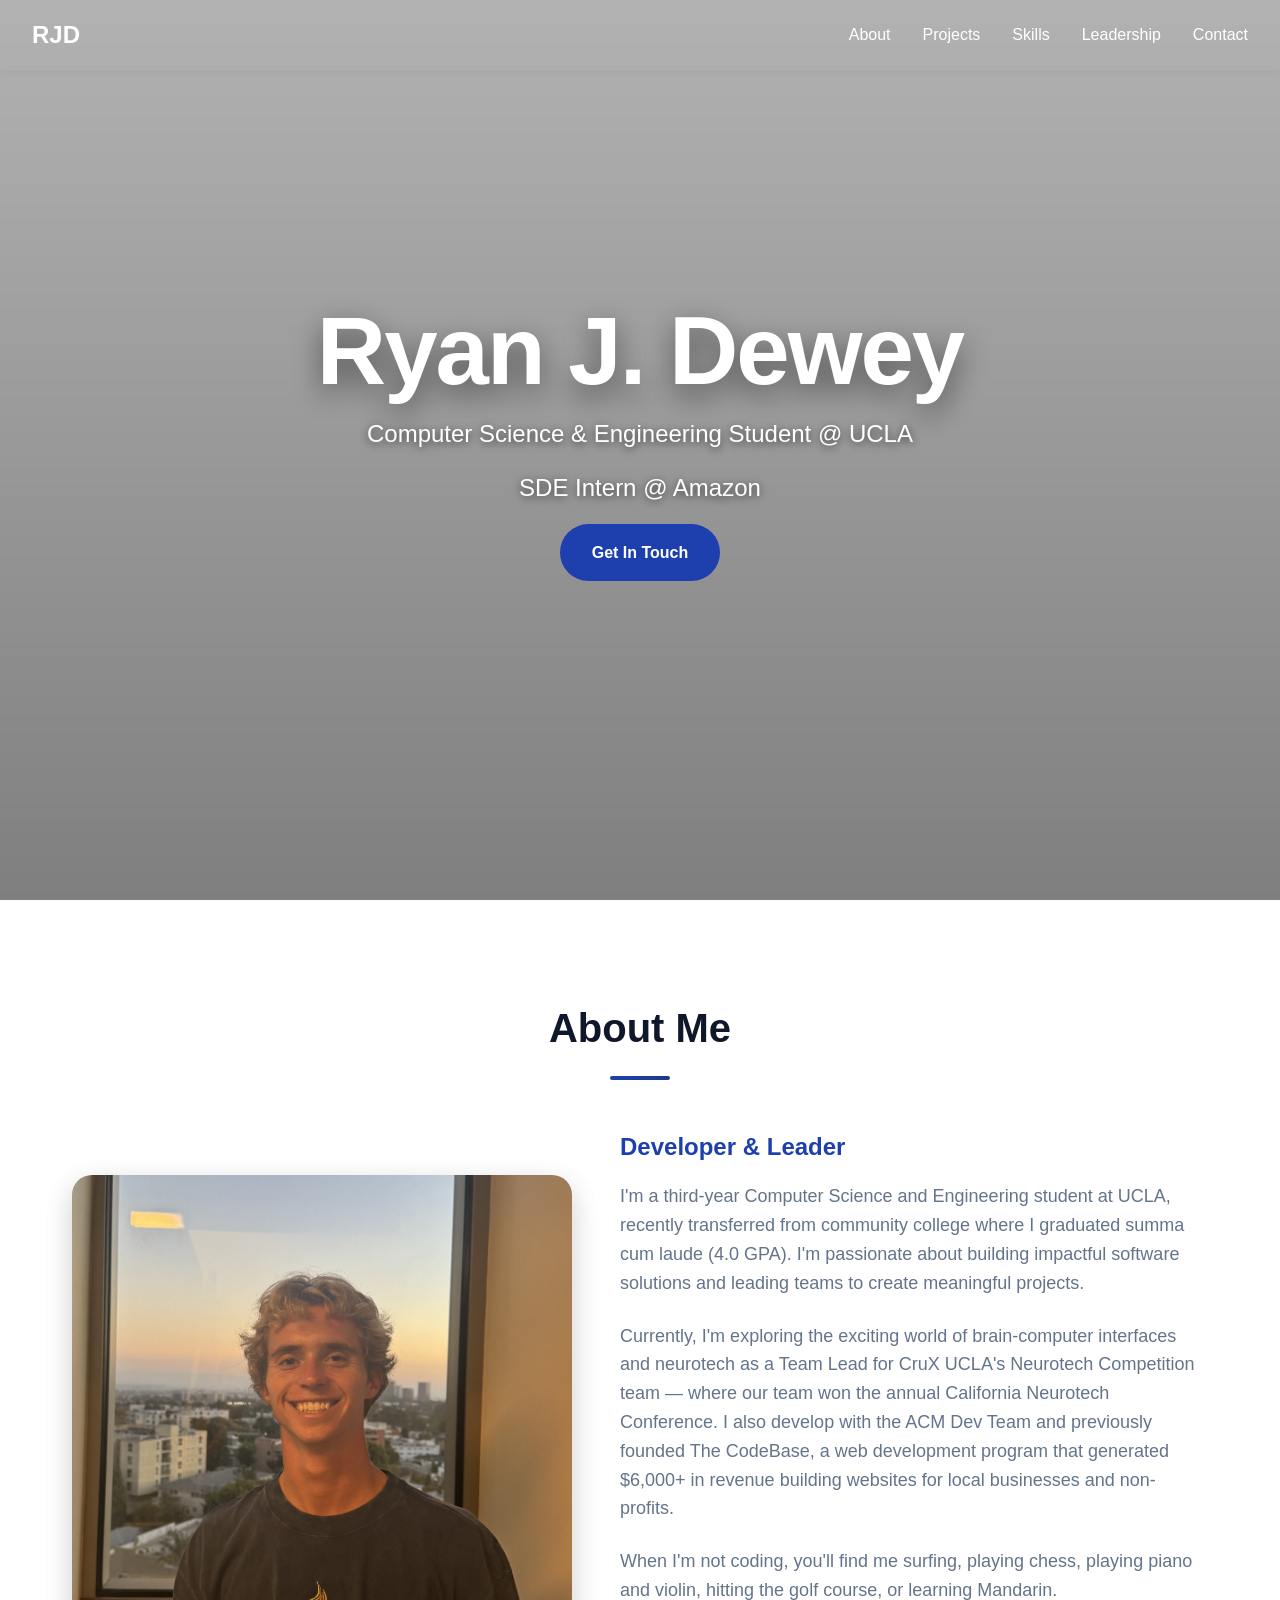
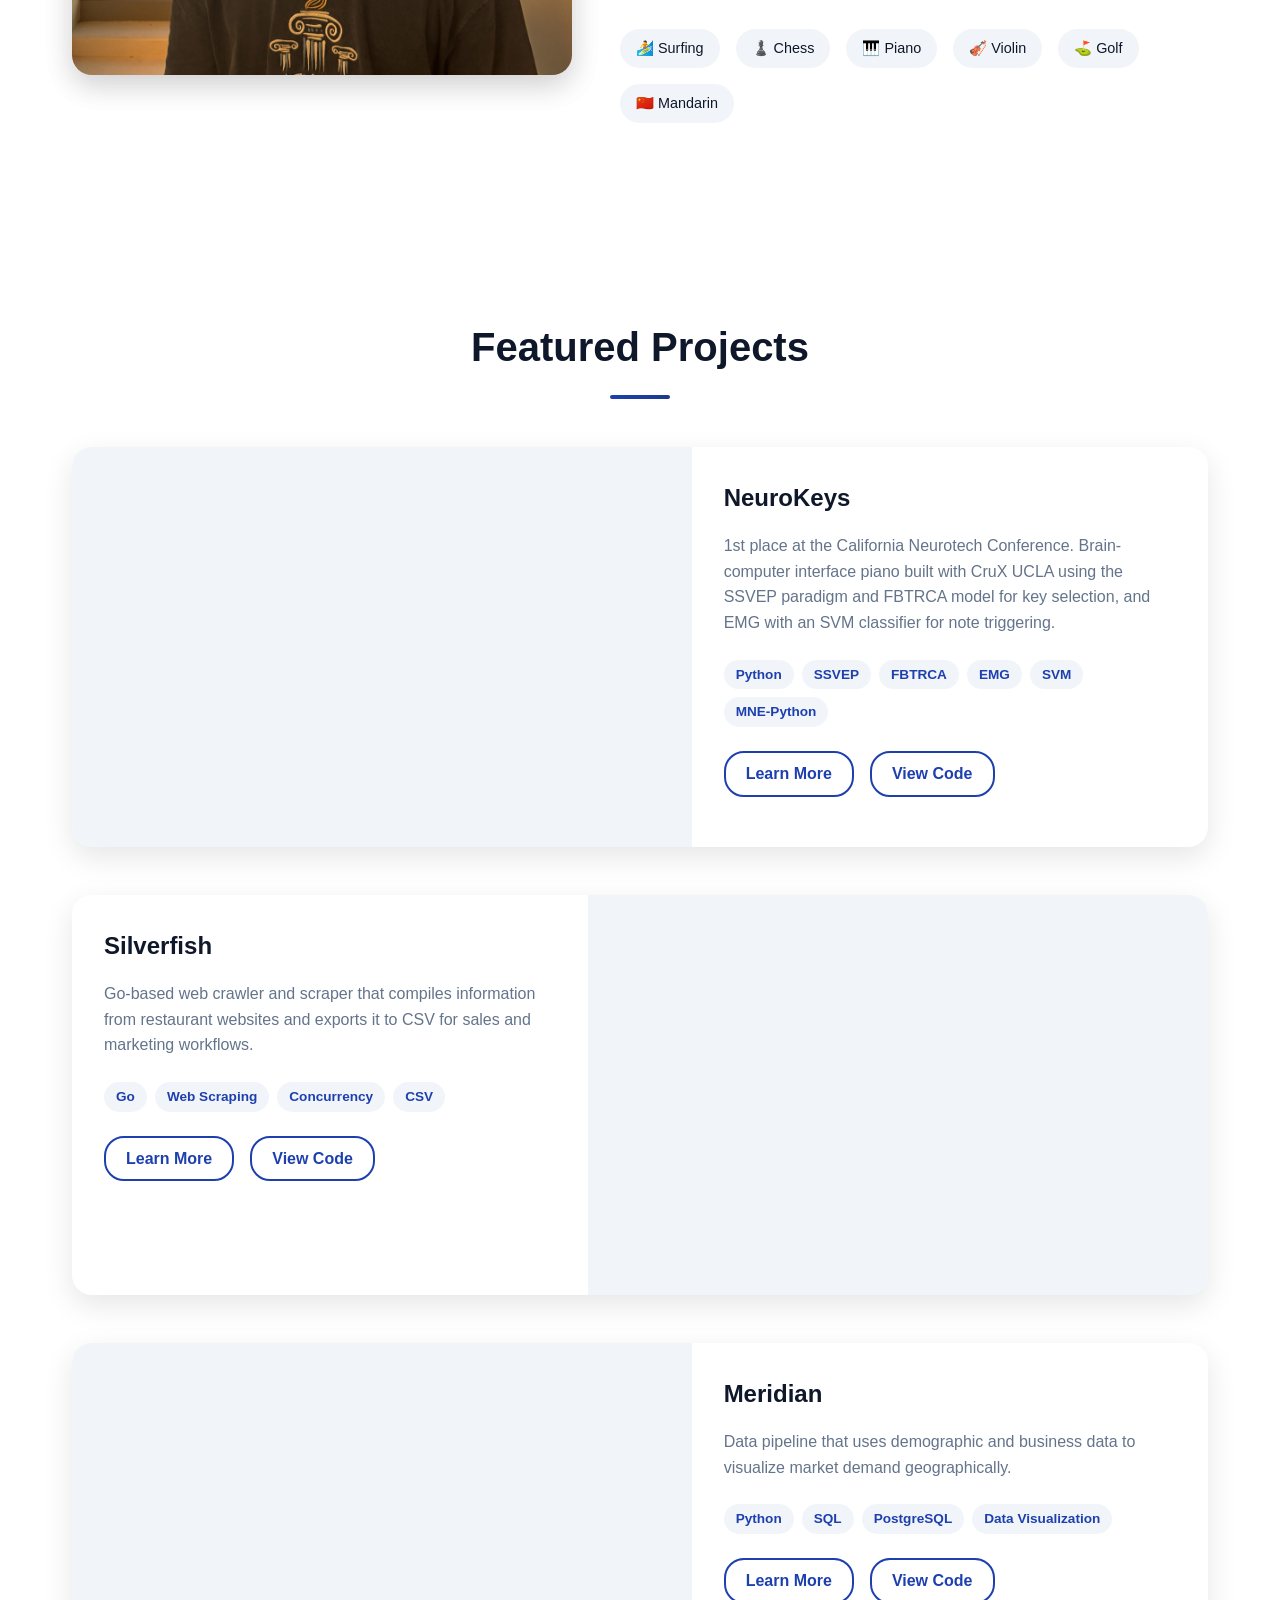
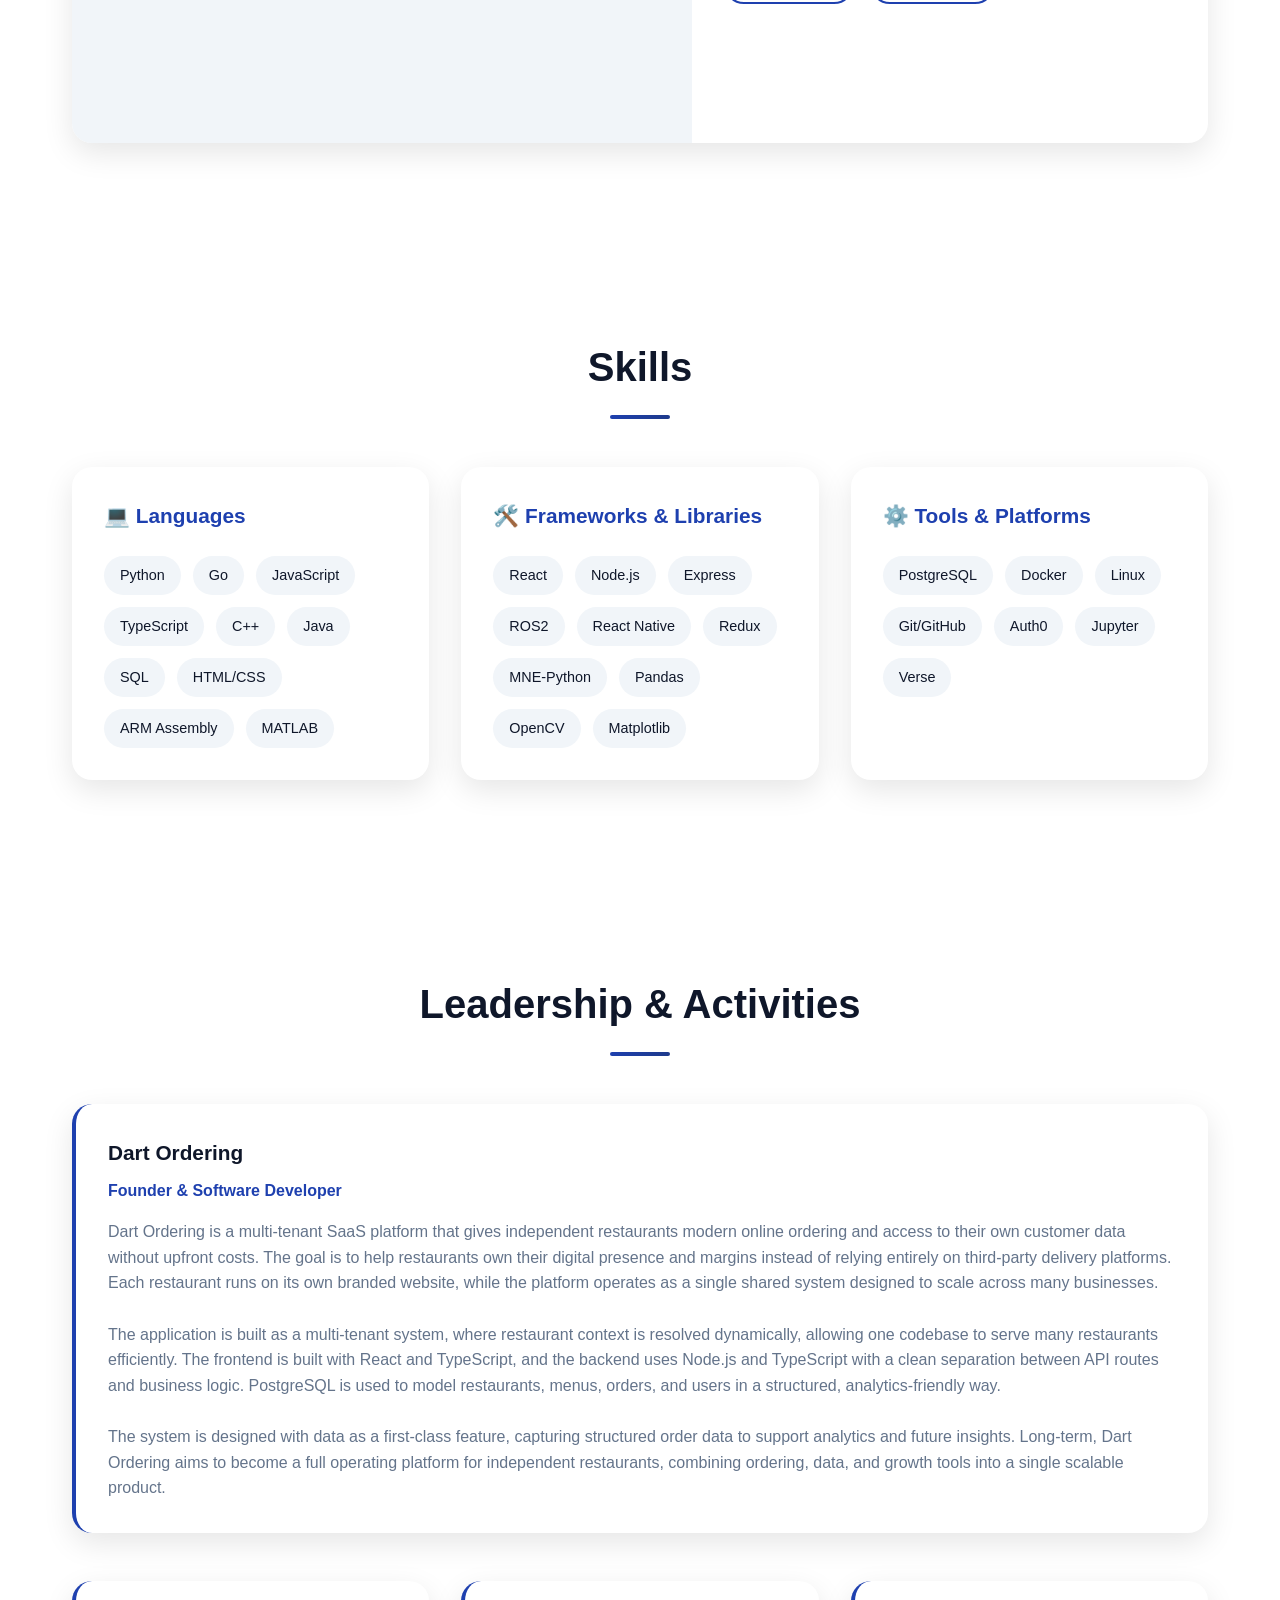
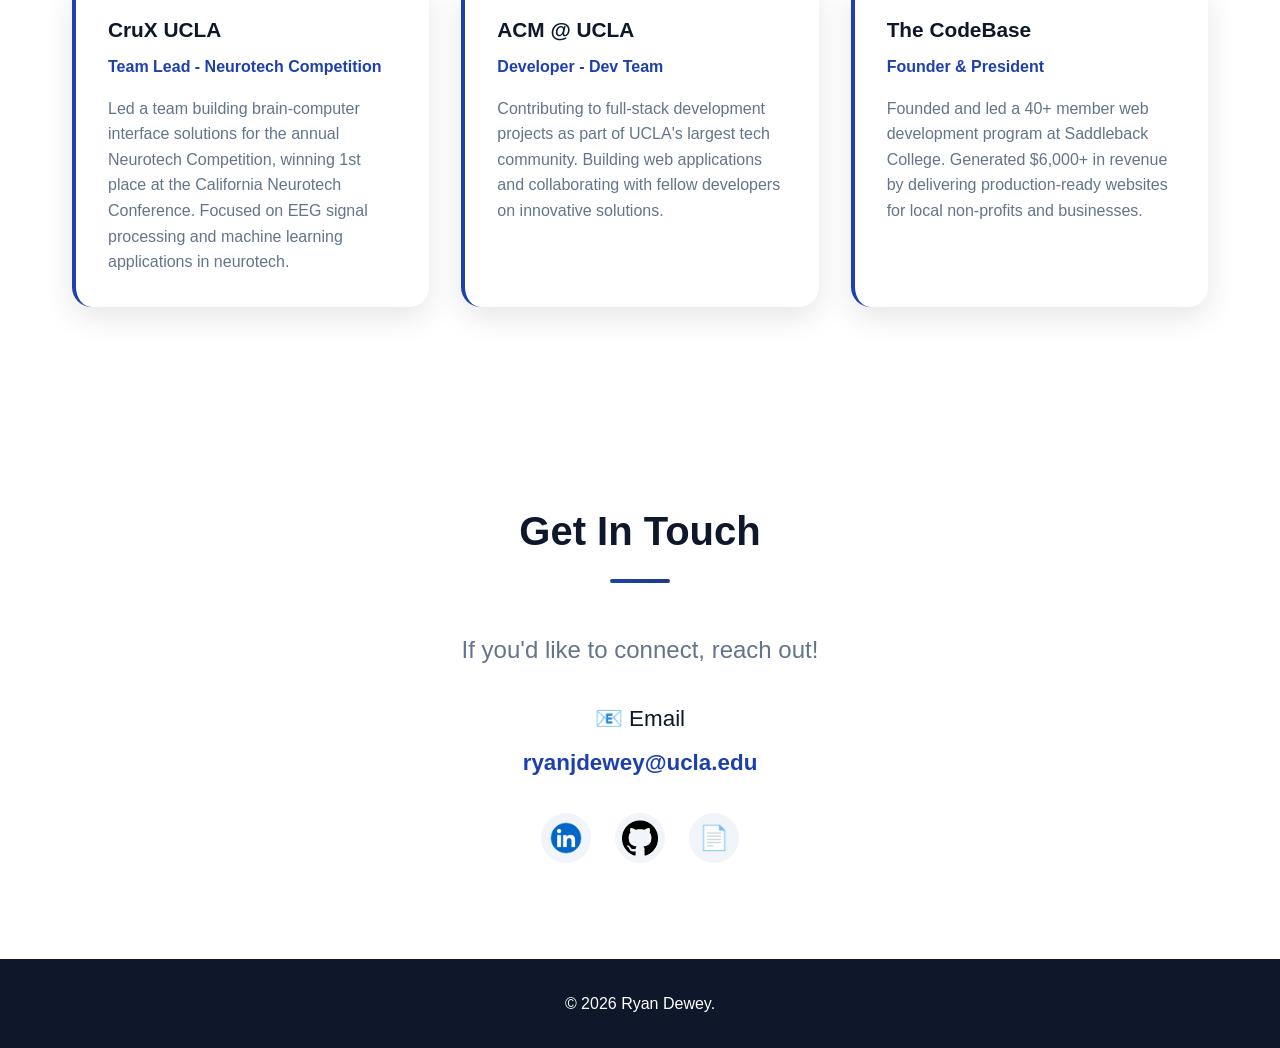
<file: index.html>
<!DOCTYPE html>
<html lang="en">
<head>
    <meta charset="UTF-8">
    <meta name="viewport" content="width=device-width, initial-scale=1.0">
    <title>Ryan J. Dewey</title>
    <link rel="stylesheet" href="styles.css">
    <script src="script.js" defer></script>
</head>
<body>
    <nav class="nav">
        <div class="nav-content">
            <a href="#" class="nav-logo">RJD</a>

            <button class="nav-toggle" type="button"
                    aria-expanded="false"
                    aria-controls="nav-links"
                    aria-label="Open menu">
                <span class="nav-toggle__bar"></span>
                <span class="nav-toggle__bar"></span>
                <span class="nav-toggle__bar"></span>
            </button>

            <ul class="nav-links" id="nav-links">
                <li><a href="#about">About</a></li>
                <li><a href="#projects">Projects</a></li>
                <li><a href="#skills">Skills</a></li>
                <li><a href="#leadership">Leadership</a></li>
                <li><a href="#contact">Contact</a></li>
            </ul>
        </div>
    </nav>

    <section class="hero">
        <div class="hero-content">
            <h1>Ryan J. Dewey</h1>
            <p class="subtitle">Computer Science & Engineering Student @ UCLA</p>
            <p class="subtitle">SDE Intern @ Amazon</p>
            <a href="#contact" class="cta-button">Get In Touch</a>
        </div>
    </section>

    <section id="about">
        <h2 class="section-title">About Me</h2>
        <div class="about-content">
            <div class="about-image">
                <img class="about-image" src="images/ryanPic.jpg">
            </div>
            <div class="about-text">
                <h3>Developer & Leader</h3>
                <p>I'm a third-year Computer Science and Engineering student at UCLA, recently transferred from community college where I graduated summa cum laude (4.0 GPA). I'm passionate about building impactful software solutions and leading teams to create meaningful projects.</p>
                <p>Currently, I'm exploring the exciting world of brain-computer interfaces and neurotech as a Team Lead for CruX UCLA's Neurotech Competition team — where our team won the annual California Neurotech Conference. I also develop with the ACM Dev Team and previously founded The CodeBase, a web development program that generated $6,000+ in revenue building websites for local businesses and non-profits.</p>
                <p>When I'm not coding, you'll find me surfing, playing chess, playing piano and violin, hitting the golf course, or learning Mandarin.</p>
                <div class="hobbies">
                    <span class="hobby-tag">🏄 Surfing</span>
                    <span class="hobby-tag">♟️ Chess</span>
                    <span class="hobby-tag">🎹 Piano</span>
                    <span class="hobby-tag">🎻 Violin</span>
                    <span class="hobby-tag">⛳ Golf</span>
                    <span class="hobby-tag">🇨🇳 Mandarin</span>
                </div>
            </div>
        </div>
    </section>

    <section id="projects">
        <h2 class="section-title">Featured Projects</h2>
        <div class="projects-grid">
            <div class="project-card fade-in">
                <div class="project-demo">
                    <video class="demo-placeholder" autoplay loop muted playsinline>
                        <source src="videos/EegPiano.mp4" type="video/mp4">
                        Your browser does not support the video tag.
                    </video>
                </div>
                <div class="project-content">
                    <h3>NeuroKeys</h3>
                    <p>1st place at the California Neurotech Conference. Brain-computer interface piano built with CruX UCLA using the SSVEP paradigm and FBTRCA model for key selection, and EMG with an SVM classifier for note triggering.</p>
                    <div class="tech-stack">
                        <span class="tech-tag">Python</span>
                        <span class="tech-tag">SSVEP</span>
                        <span class="tech-tag">FBTRCA</span>
                        <span class="tech-tag">EMG</span>
                        <span class="tech-tag">SVM</span>
                        <span class="tech-tag">MNE-Python</span>
                    </div>
                    <div class="project-links">
                        <a href="projects/neurokeys.html" class="project-link">Learn More</a>
                        <a href="https://github.com/RyanDewey/EEG-Processing-Pipeline" target="_blank" class="project-link">View Code</a>
                    </div>
                </div>
            </div>

            <div class="project-card fade-in">
                <div class="project-demo">
                    <video class="demo-placeholder zoom-top-left" autoplay loop muted playsinline>
                        <source src="videos/SilverfishDemo.mp4" type="video/mp4">
                        Your browser does not support the video tag.
                    </video>
                </div>
                <div class="project-content">
                    <h3>Silverfish</h3>
                    <p>Go-based web crawler and scraper that compiles information from restaurant websites and exports it to CSV for sales and marketing workflows.</p>
                    <div class="tech-stack">
                        <span class="tech-tag">Go</span>
                        <span class="tech-tag">Web Scraping</span>
                        <span class="tech-tag">Concurrency</span>
                        <span class="tech-tag">CSV</span>
                    </div>
                    <div class="project-links">
                        <a href="projects/silverfish.html" class="project-link">Learn More</a>
                        <a href="https://github.com/RyanDewey/silverfish" target="_blank" class="project-link">View Code</a>
                    </div>
                </div>
            </div>

            <div class="project-card fade-in">
                <div class="project-demo">
                    <video class="demo-placeholder zoom-top-left-sm" autoplay loop muted playsinline>
                        <source src="videos/MeridianDemo.mp4" type="video/mp4">
                        Your browser does not support the video tag.
                    </video>
                </div>
                <div class="project-content">
                    <h3>Meridian</h3>
                    <p>Data pipeline that uses demographic and business data to visualize market demand geographically.</p>
                    <div class="tech-stack">
                        <span class="tech-tag">Python</span>
                        <span class="tech-tag">SQL</span>
                        <span class="tech-tag">PostgreSQL</span>
                        <span class="tech-tag">Data Visualization</span>
                    </div>
                    <div class="project-links">
                        <a href="projects/meridian.html" class="project-link">Learn More</a>
                        <a href="https://github.com/RyanDewey/meridian" target="_blank" class="project-link">View Code</a>
                    </div>
                </div>
            </div>
        </div>
    </section>

    <section id="skills">
        <h2 class="section-title">Skills</h2>
        <div class="skills-container">
            <div class="skill-category fade-in">
                <h3>💻 Languages</h3>
                <div class="skill-list">
                    <span class="skill-item">Python</span>
                    <span class="skill-item">Go</span>
                    <span class="skill-item">JavaScript</span>
                    <span class="skill-item">TypeScript</span>
                    <span class="skill-item">C++</span>
                    <span class="skill-item">Java</span>
                    <span class="skill-item">SQL</span>
                    <span class="skill-item">HTML/CSS</span>
                    <span class="skill-item">ARM Assembly</span>
                    <span class="skill-item">MATLAB</span>
                </div>
            </div>

            <div class="skill-category fade-in">
                <h3>🛠️ Frameworks & Libraries</h3>
                <div class="skill-list">
                    <span class="skill-item">React</span>
                    <span class="skill-item">Node.js</span>
                    <span class="skill-item">Express</span>
                    <span class="skill-item">ROS2</span>
                    <span class="skill-item">React Native</span>
                    <span class="skill-item">Redux</span>
                    <span class="skill-item">MNE-Python</span>
                    <span class="skill-item">Pandas</span>
                    <span class="skill-item">OpenCV</span>
                    <span class="skill-item">Matplotlib</span>
                </div>
            </div>

            <div class="skill-category fade-in">
                <h3>⚙️ Tools & Platforms</h3>
                <div class="skill-list">
                    <span class="skill-item">PostgreSQL</span>
                    <span class="skill-item">Docker</span>
                    <span class="skill-item">Linux</span>
                    <span class="skill-item">Git/GitHub</span>
                    <span class="skill-item">Auth0</span>
                    <span class="skill-item">Jupyter</span>
                    <span class="skill-item">Verse</span>
                </div>
            </div>
        </div>
    </section>

    <section id="leadership">
        <h2 class="section-title">Leadership & Activities</h2>
        <div class="leadership-grid">
            <div class="leadership-card fade-in dart-card">
                <h3>Dart Ordering</h3>
                <p class="role">Founder & Software Developer</p>
                <p>
                    Dart Ordering is a multi-tenant SaaS platform that gives independent restaurants modern online ordering and access to their own customer data without upfront costs. The goal is to help restaurants own their digital presence and margins instead of relying entirely on third-party delivery platforms. Each restaurant runs on its own branded website, while the platform operates as a single shared system designed to scale across many businesses.
                    <br><br>The application is built as a multi-tenant system, where restaurant context is resolved dynamically, allowing one codebase to serve many restaurants efficiently. The frontend is built with React and TypeScript, and the backend uses Node.js and TypeScript with a clean separation between API routes and business logic. PostgreSQL is used to model restaurants, menus, orders, and users in a structured, analytics-friendly way.
                    <br><br>The system is designed with data as a first-class feature, capturing structured order data to support analytics and future insights. Long-term, Dart Ordering aims to become a full operating platform for independent restaurants, combining ordering, data, and growth tools into a single scalable product.
                </p>
            </div>
        </div>
        <div class="leadership-grid">
            <div class="leadership-card fade-in">
                <h3>CruX UCLA</h3>
                <p class="role">Team Lead - Neurotech Competition</p>
                <p>Led a team building brain-computer interface solutions for the annual Neurotech Competition, winning 1st place at the California Neurotech Conference. Focused on EEG signal processing and machine learning applications in neurotech.</p>
            </div>

            <div class="leadership-card fade-in">
                <h3>ACM @ UCLA</h3>
                <p class="role">Developer - Dev Team</p>
                <p>Contributing to full-stack development projects as part of UCLA's largest tech community. Building web applications and collaborating with fellow developers on innovative solutions.</p>
            </div>

            <div class="leadership-card fade-in">
                <h3>The CodeBase</h3>
                <p class="role">Founder & President</p>
                <p>Founded and led a 40+ member web development program at Saddleback College. Generated $6,000+ in revenue by delivering production-ready websites for local non-profits and businesses.</p>
            </div>

        </div>
    </section>

    <section id="contact">
        <h2 class="section-title">Get In Touch</h2>
        <div class="contact-content">
            <p>If you'd like to connect, reach out!</p>
            
            <div class="contact-links">
                <div class="contact-item">
                    <span>📧 Email</span>
                    <a href="mailto:ryanjdewey@ucla.edu">ryanjdewey@ucla.edu</a>
                </div>
            </div>

            <div class="social-links">
                <a href="https://www.linkedin.com/in/ryandewey4" target="_blank" class="social-link" title="LinkedIn">
                    <img src="images/linkedin.webp" width="50px">
                </a>
                <a href="https://github.com/RyanDewey" target="_blank" class="social-link" title="GitHub">
                    <img src="images/github.png" width="36px">
                </a>
                <a href="#" onclick="downloadResume(); return false;" class="social-link" title="Download Resume">
                    📄
                </a>
            </div>
        </div>
    </section>

    <footer>
        <p>&copy; 2026 Ryan Dewey.</p>
    </footer>

</body>
</html>
</file>
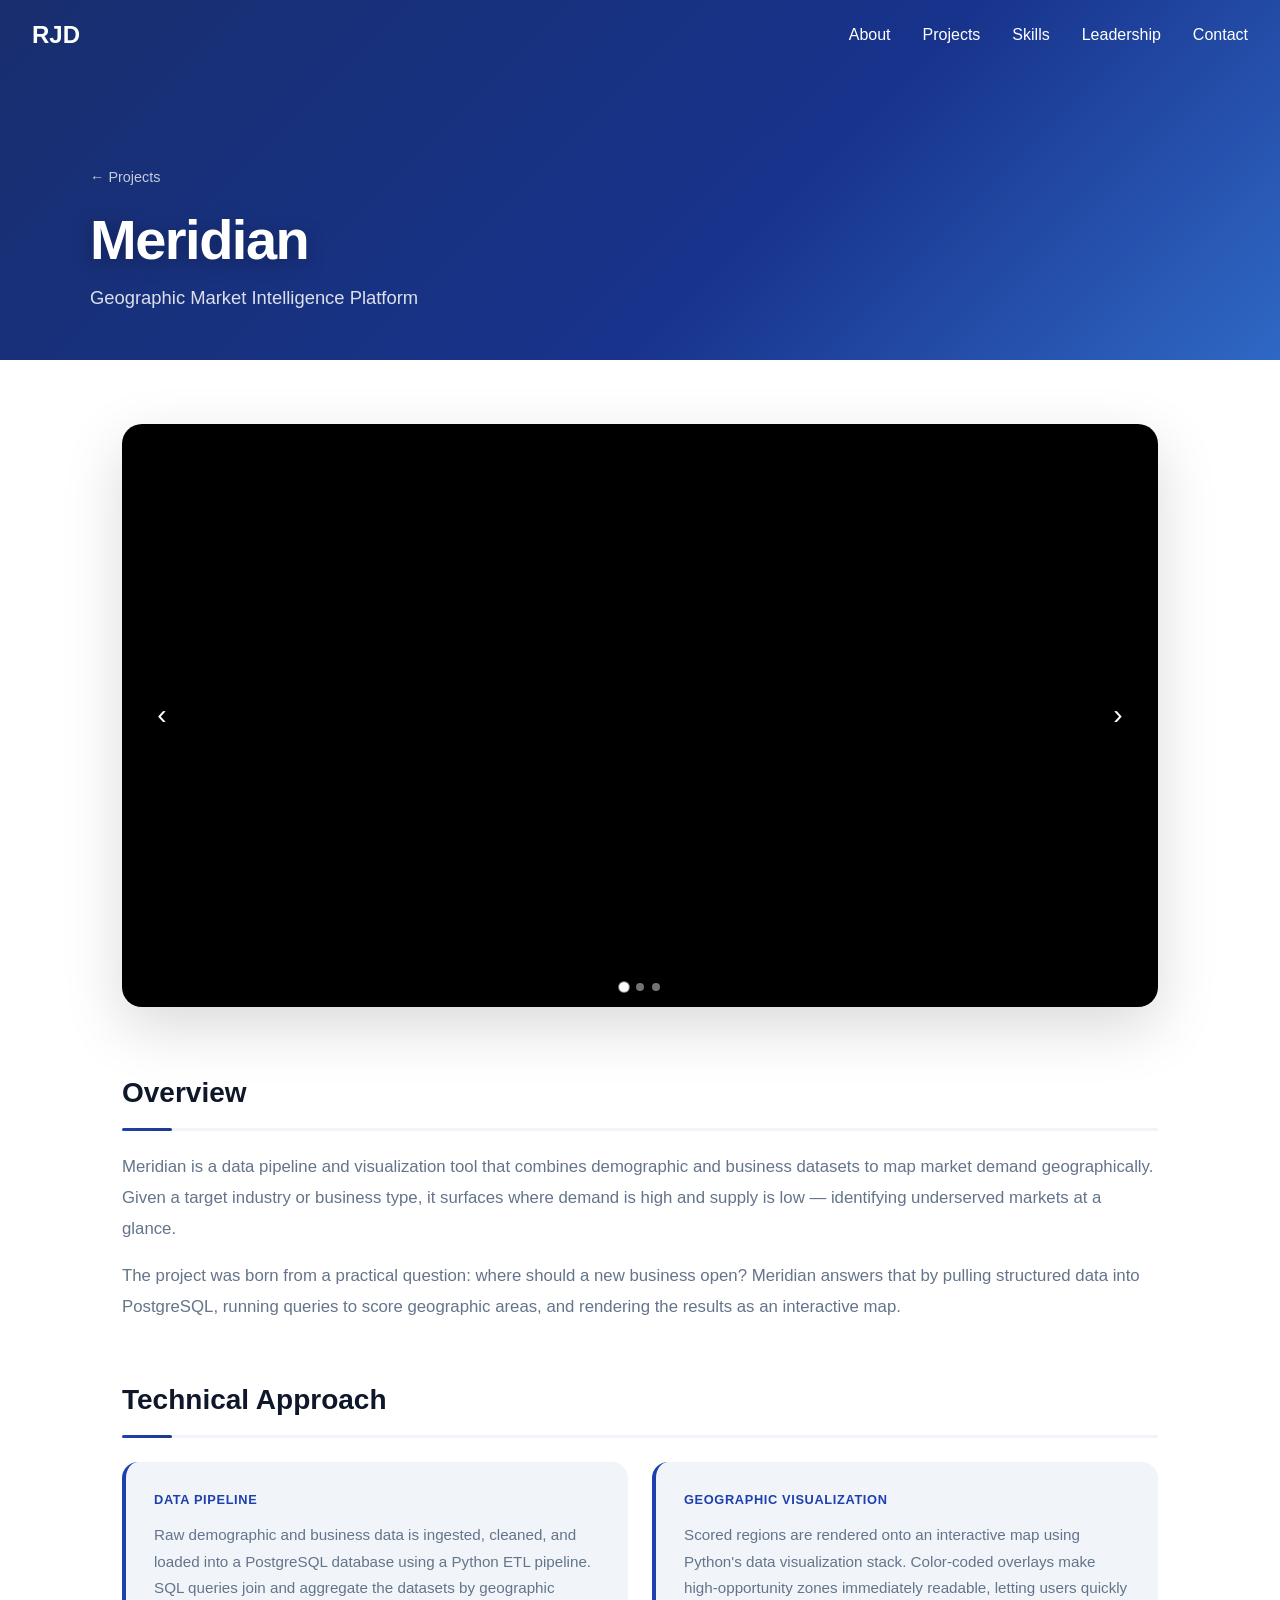
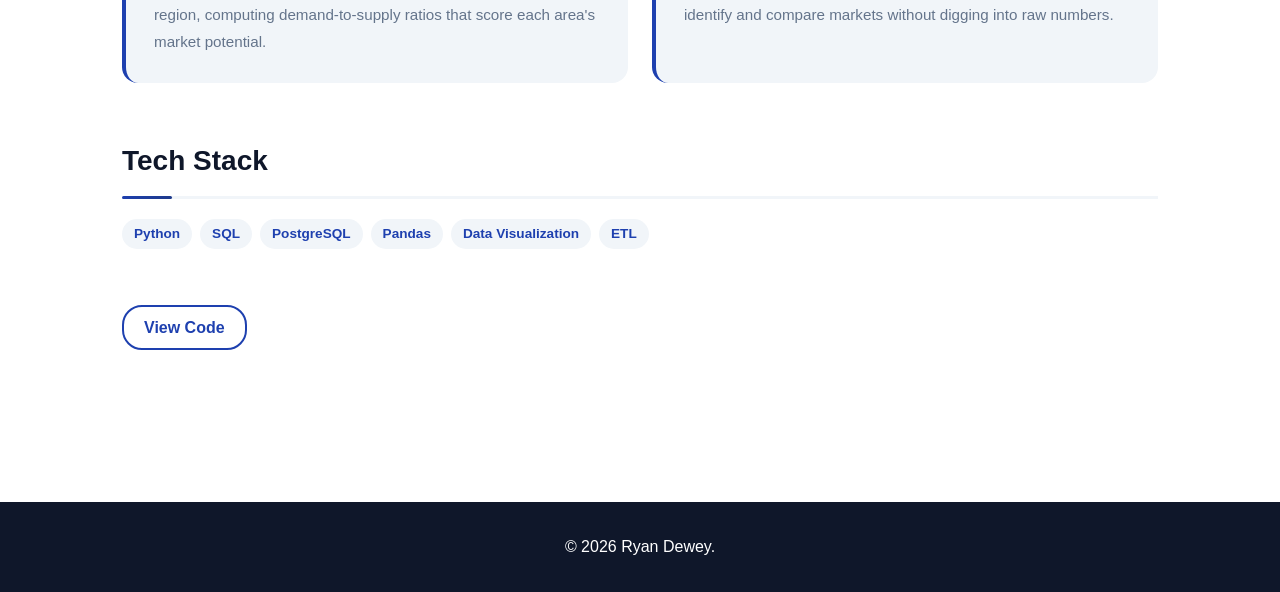
<file: projects/meridian.html>
<!DOCTYPE html>
<html lang="en">
<head>
    <meta charset="UTF-8">
    <meta name="viewport" content="width=device-width, initial-scale=1.0">
    <title>Meridian — Ryan J. Dewey</title>
    <link rel="stylesheet" href="../styles.css">
    <script src="project.js" defer></script>
</head>
<body>
    <nav class="nav">
        <div class="nav-content">
            <a href="../index.html" class="nav-logo">RJD</a>
            <button class="nav-toggle" type="button"
                    aria-expanded="false"
                    aria-controls="nav-links"
                    aria-label="Open menu">
                <span class="nav-toggle__bar"></span>
                <span class="nav-toggle__bar"></span>
                <span class="nav-toggle__bar"></span>
            </button>
            <ul class="nav-links" id="nav-links">
                <li><a href="../index.html#about">About</a></li>
                <li><a href="../index.html#projects">Projects</a></li>
                <li><a href="../index.html#skills">Skills</a></li>
                <li><a href="../index.html#leadership">Leadership</a></li>
                <li><a href="../index.html#contact">Contact</a></li>
            </ul>
        </div>
    </nav>

    <div class="project-page-hero">
        <div class="project-page-hero-content">
            <a href="../index.html#projects" class="back-link">← Projects</a>
            <h1>Meridian</h1>
            <p class="project-tagline">Geographic Market Intelligence Platform</p>
        </div>
    </div>

    <div class="project-detail-body">

        <div class="gallery-carousel fade-in">
            <button class="carousel-btn carousel-btn--prev" aria-label="Previous slide">&#8249;</button>
            <div class="carousel-track">
                <div class="carousel-slide active">
                    <video autoplay loop muted playsinline>
                        <source src="../videos/MeridianDemo.mp4" type="video/mp4">
                        Your browser does not support the video tag.
                    </video>
                </div>
                <div class="carousel-slide">
                    <img src="../images/cruxCompTeam.jpg" alt="Group picture of Crux Comp Team">
                </div>
                <div class="carousel-slide">
                    <img src="../images/cruxCompTeam.jpg" alt="Group picture of Crux Comp Team">
                </div>
            </div>
            <button class="carousel-btn carousel-btn--next" aria-label="Next slide">&#8250;</button>
            <div class="carousel-dots">
                <button class="carousel-dot active" aria-label="Slide 1"></button>
                <button class="carousel-dot" aria-label="Slide 2"></button>
                <button class="carousel-dot" aria-label="Slide 3"></button>
            </div>
        </div>

        <div class="detail-section fade-in">
            <h2>Overview</h2>
            <p>Meridian is a data pipeline and visualization tool that combines demographic and business datasets to map market demand geographically. Given a target industry or business type, it surfaces where demand is high and supply is low — identifying underserved markets at a glance.</p>
            <p>The project was born from a practical question: where should a new business open? Meridian answers that by pulling structured data into PostgreSQL, running queries to score geographic areas, and rendering the results as an interactive map.</p>
        </div>

        <div class="detail-section fade-in">
            <h2>Technical Approach</h2>
            <div class="tech-approach-grid">
                <div class="tech-approach-card">
                    <h3>Data Pipeline</h3>
                    <p>Raw demographic and business data is ingested, cleaned, and loaded into a PostgreSQL database using a Python ETL pipeline. SQL queries join and aggregate the datasets by geographic region, computing demand-to-supply ratios that score each area's market potential.</p>
                </div>
                <div class="tech-approach-card">
                    <h3>Geographic Visualization</h3>
                    <p>Scored regions are rendered onto an interactive map using Python's data visualization stack. Color-coded overlays make high-opportunity zones immediately readable, letting users quickly identify and compare markets without digging into raw numbers.</p>
                </div>
            </div>
        </div>

        <div class="detail-section fade-in">
            <h2>Tech Stack</h2>
            <div class="tech-stack">
                <span class="tech-tag">Python</span>
                <span class="tech-tag">SQL</span>
                <span class="tech-tag">PostgreSQL</span>
                <span class="tech-tag">Pandas</span>
                <span class="tech-tag">Data Visualization</span>
                <span class="tech-tag">ETL</span>
            </div>
        </div>

        <div class="detail-section fade-in">
            <div class="project-detail-links">
                <a href="https://github.com/RyanDewey/meridian" target="_blank" class="project-link">View Code</a>
            </div>
        </div>

    </div>

    <footer>
        <p>&copy; 2026 Ryan Dewey.</p>
    </footer>
</body>
</html>
</file>
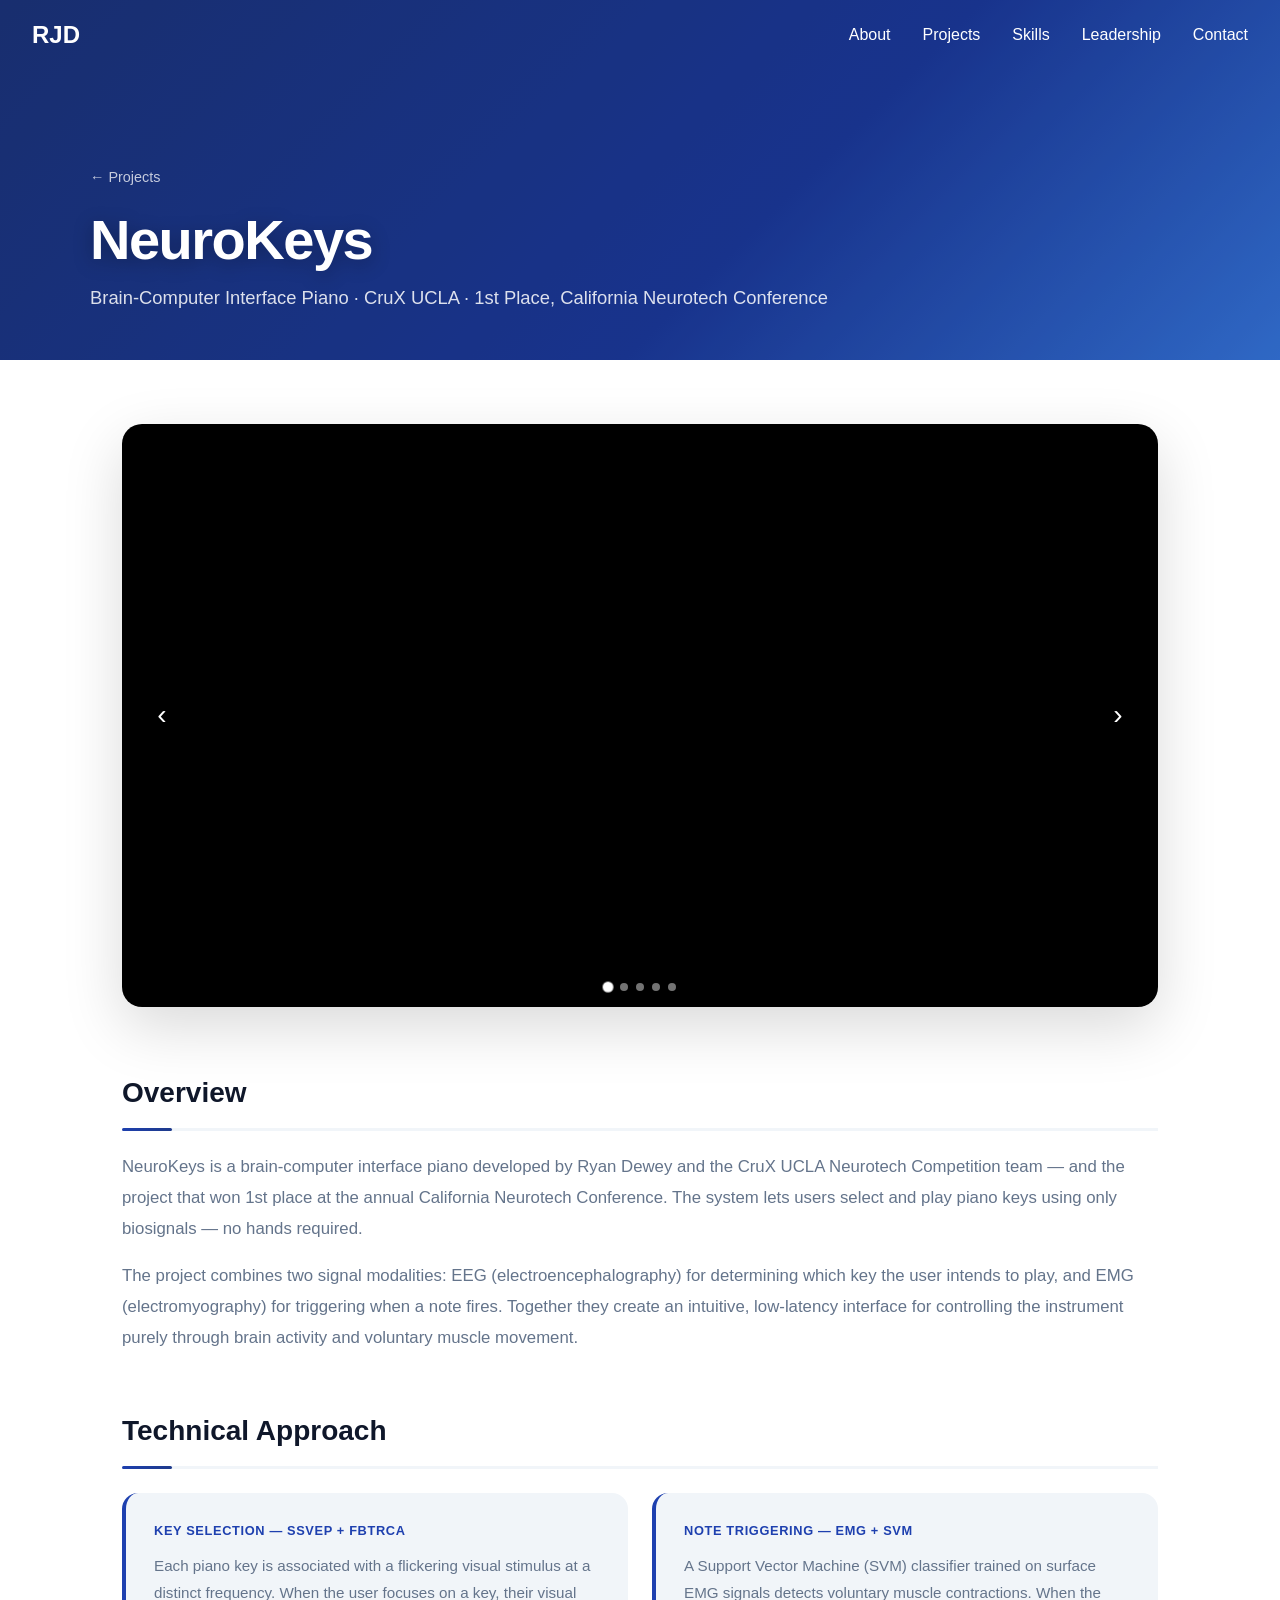
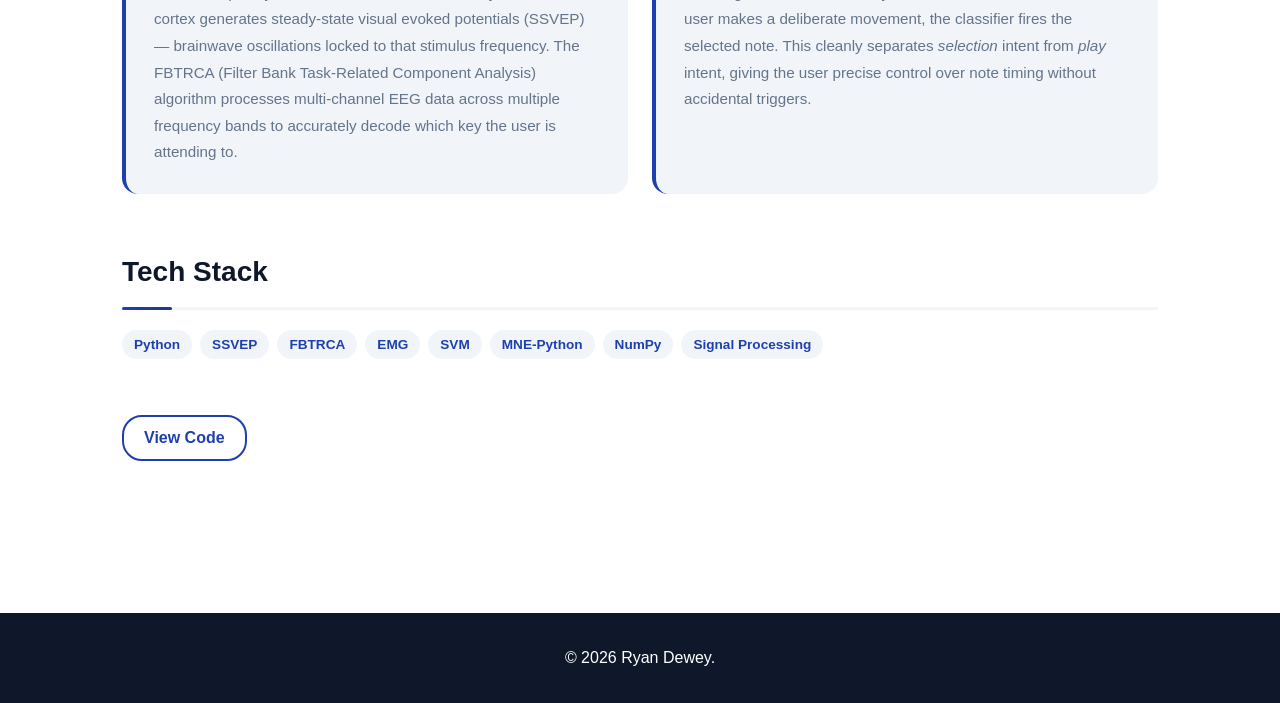
<file: projects/neurokeys.html>
<!DOCTYPE html>
<html lang="en">
<head>
    <meta charset="UTF-8">
    <meta name="viewport" content="width=device-width, initial-scale=1.0">
    <title>NeuroKeys — Ryan J. Dewey</title>
    <link rel="stylesheet" href="../styles.css">
    <script src="project.js" defer></script>
</head>
<body>
    <nav class="nav">
        <div class="nav-content">
            <a href="../index.html" class="nav-logo">RJD</a>
            <button class="nav-toggle" type="button"
                    aria-expanded="false"
                    aria-controls="nav-links"
                    aria-label="Open menu">
                <span class="nav-toggle__bar"></span>
                <span class="nav-toggle__bar"></span>
                <span class="nav-toggle__bar"></span>
            </button>
            <ul class="nav-links" id="nav-links">
                <li><a href="../index.html#about">About</a></li>
                <li><a href="../index.html#projects">Projects</a></li>
                <li><a href="../index.html#skills">Skills</a></li>
                <li><a href="../index.html#leadership">Leadership</a></li>
                <li><a href="../index.html#contact">Contact</a></li>
            </ul>
        </div>
    </nav>

    <div class="project-page-hero">
        <div class="project-page-hero-content">
            <a href="../index.html#projects" class="back-link">← Projects</a>
            <h1>NeuroKeys</h1>
            <p class="project-tagline">Brain-Computer Interface Piano &middot; CruX UCLA &middot; 1st Place, California Neurotech Conference</p>
        </div>
    </div>

    <div class="project-detail-body">

        <div class="gallery-carousel fade-in">
            <button class="carousel-btn carousel-btn--prev" aria-label="Previous slide">&#8249;</button>
            <div class="carousel-track">
                <div class="carousel-slide active">
                    <video autoplay loop muted playsinline>
                        <source src="../videos/EegPiano.mp4" type="video/mp4">
                        Your browser does not support the video tag.
                    </video>
                </div>
                <div class="carousel-slide">
                    <img src="../images/cruxCompTeam.jpg" alt="Group picture of Crux Comp Team">
                </div>
                <div class="carousel-slide">
                    <img src="../images/ryanWinner.jpg" alt="Ryan holding 1st place certificate">
                </div>
                <div class="carousel-slide">
                    <img src="../images/confusionMatrix.png" alt="FBTRCA model confusion matrix">
                </div>
                <div class="carousel-slide">
                    <img src="../images/triangleScoreSpace.png" alt="FBTRCA triangle score space">
                </div>
            </div>
            <button class="carousel-btn carousel-btn--next" aria-label="Next slide">&#8250;</button>
            <div class="carousel-dots">
                <button class="carousel-dot active" aria-label="Slide 1"></button>
                <button class="carousel-dot" aria-label="Slide 2"></button>
                <button class="carousel-dot" aria-label="Slide 3"></button>
                <button class="carousel-dot" aria-label="Slide 4"></button>
                <button class="carousel-dot" aria-label="Slide 5"></button>
            </div>
        </div>

        <div class="detail-section fade-in">
            <h2>Overview</h2>
            <p>NeuroKeys is a brain-computer interface piano developed by Ryan Dewey and the CruX UCLA Neurotech Competition team — and the project that won 1st place at the annual California Neurotech Conference. The system lets users select and play piano keys using only biosignals — no hands required.</p>
            <p>The project combines two signal modalities: EEG (electroencephalography) for determining which key the user intends to play, and EMG (electromyography) for triggering when a note fires. Together they create an intuitive, low-latency interface for controlling the instrument purely through brain activity and voluntary muscle movement.</p>
        </div>

        <div class="detail-section fade-in">
            <h2>Technical Approach</h2>
            <div class="tech-approach-grid">
                <div class="tech-approach-card">
                    <h3>Key Selection — SSVEP + FBTRCA</h3>
                    <p>Each piano key is associated with a flickering visual stimulus at a distinct frequency. When the user focuses on a key, their visual cortex generates steady-state visual evoked potentials (SSVEP) — brainwave oscillations locked to that stimulus frequency. The FBTRCA (Filter Bank Task-Related Component Analysis) algorithm processes multi-channel EEG data across multiple frequency bands to accurately decode which key the user is attending to.</p>
                </div>
                <div class="tech-approach-card">
                    <h3>Note Triggering — EMG + SVM</h3>
                    <p>A Support Vector Machine (SVM) classifier trained on surface EMG signals detects voluntary muscle contractions. When the user makes a deliberate movement, the classifier fires the selected note. This cleanly separates <em>selection</em> intent from <em>play</em> intent, giving the user precise control over note timing without accidental triggers.</p>
                </div>
            </div>
        </div>

        <div class="detail-section fade-in">
            <h2>Tech Stack</h2>
            <div class="tech-stack">
                <span class="tech-tag">Python</span>
                <span class="tech-tag">SSVEP</span>
                <span class="tech-tag">FBTRCA</span>
                <span class="tech-tag">EMG</span>
                <span class="tech-tag">SVM</span>
                <span class="tech-tag">MNE-Python</span>
                <span class="tech-tag">NumPy</span>
                <span class="tech-tag">Signal Processing</span>
            </div>
        </div>

<div class="detail-section fade-in">
            <div class="project-detail-links">
                <a href="https://github.com/RyanDewey/EEG-Processing-Pipeline" target="_blank" class="project-link">View Code</a>
            </div>
        </div>

    </div>

    <footer>
        <p>&copy; 2026 Ryan Dewey.</p>
    </footer>
</body>
</html>
</file>
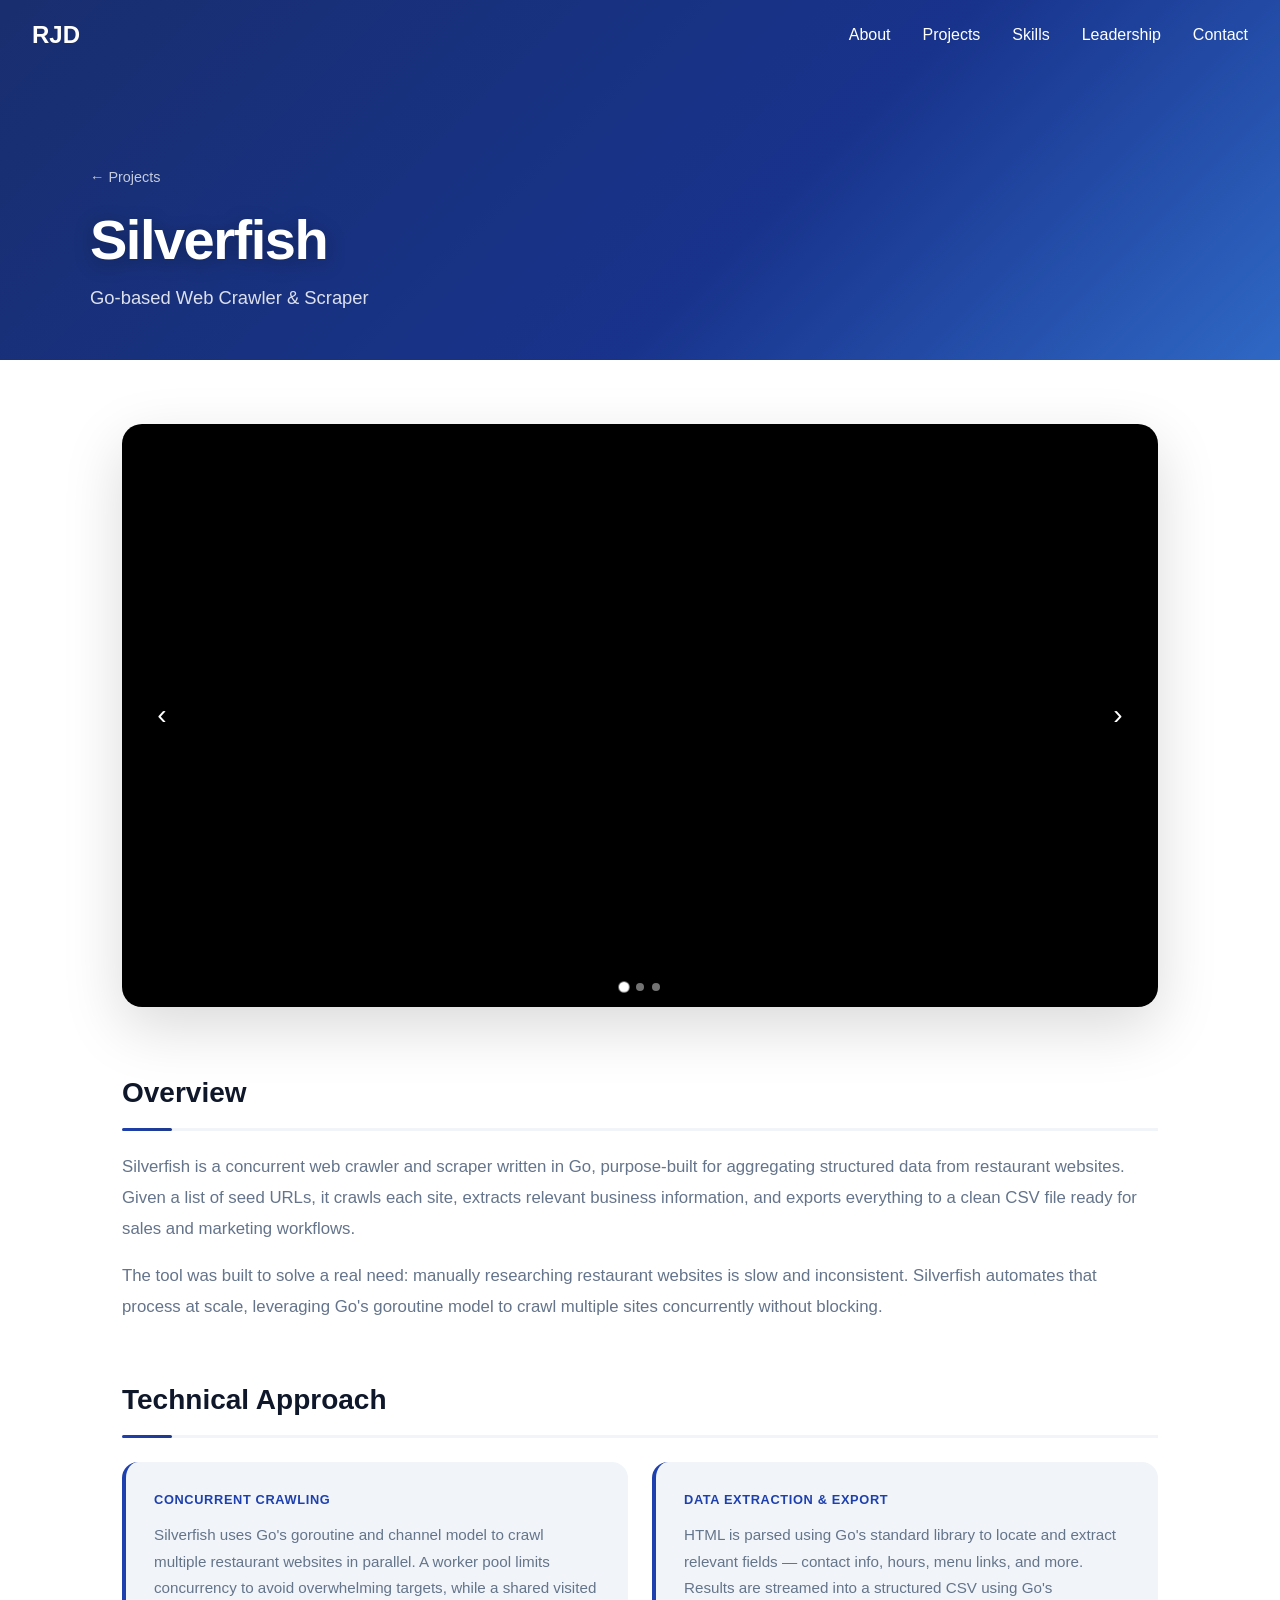
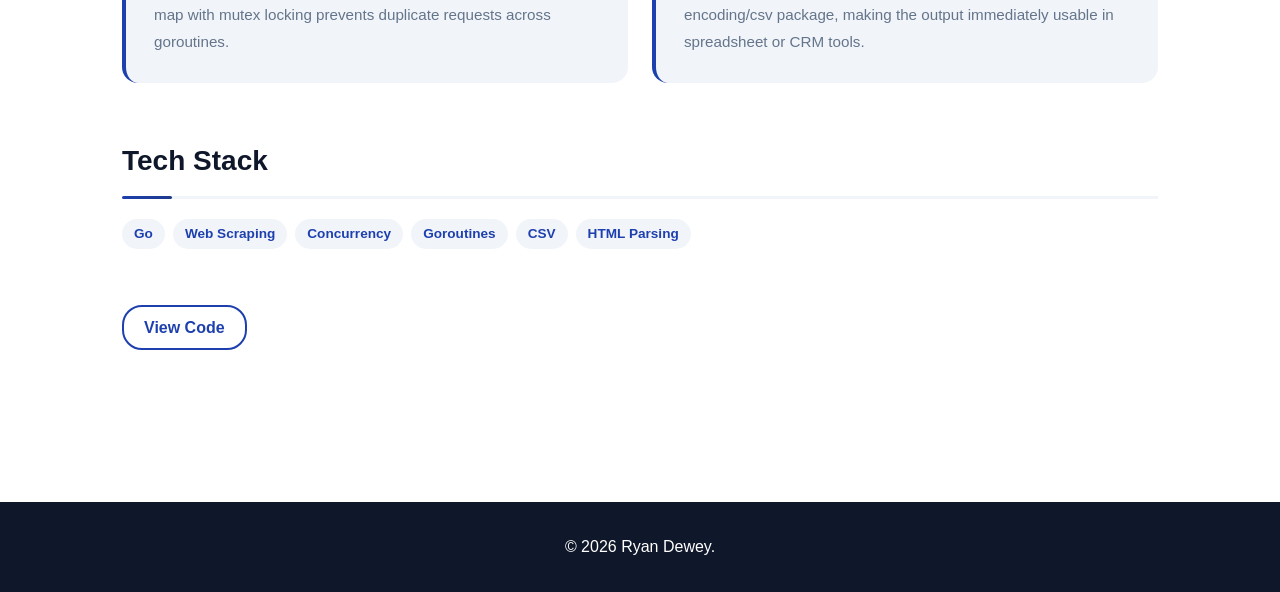
<file: projects/silverfish.html>
<!DOCTYPE html>
<html lang="en">
<head>
    <meta charset="UTF-8">
    <meta name="viewport" content="width=device-width, initial-scale=1.0">
    <title>Silverfish — Ryan J. Dewey</title>
    <link rel="stylesheet" href="../styles.css">
    <script src="project.js" defer></script>
</head>
<body>
    <nav class="nav">
        <div class="nav-content">
            <a href="../index.html" class="nav-logo">RJD</a>
            <button class="nav-toggle" type="button"
                    aria-expanded="false"
                    aria-controls="nav-links"
                    aria-label="Open menu">
                <span class="nav-toggle__bar"></span>
                <span class="nav-toggle__bar"></span>
                <span class="nav-toggle__bar"></span>
            </button>
            <ul class="nav-links" id="nav-links">
                <li><a href="../index.html#about">About</a></li>
                <li><a href="../index.html#projects">Projects</a></li>
                <li><a href="../index.html#skills">Skills</a></li>
                <li><a href="../index.html#leadership">Leadership</a></li>
                <li><a href="../index.html#contact">Contact</a></li>
            </ul>
        </div>
    </nav>

    <div class="project-page-hero">
        <div class="project-page-hero-content">
            <a href="../index.html#projects" class="back-link">← Projects</a>
            <h1>Silverfish</h1>
            <p class="project-tagline">Go-based Web Crawler &amp; Scraper</p>
        </div>
    </div>

    <div class="project-detail-body">

        <div class="gallery-carousel fade-in">
            <button class="carousel-btn carousel-btn--prev" aria-label="Previous slide">&#8249;</button>
            <div class="carousel-track">
                <div class="carousel-slide active">
                    <video autoplay loop muted playsinline>
                        <source src="../videos/SilverfishDemo.mp4" type="video/mp4">
                        Your browser does not support the video tag.
                    </video>
                </div>
                <div class="carousel-slide">
                    <img src="../images/cruxCompTeam.jpg" alt="Group picture of Crux Comp Team">
                </div>
                <div class="carousel-slide">
                    <img src="../images/cruxCompTeam.jpg" alt="Group picture of Crux Comp Team">
                </div>
            </div>
            <button class="carousel-btn carousel-btn--next" aria-label="Next slide">&#8250;</button>
            <div class="carousel-dots">
                <button class="carousel-dot active" aria-label="Slide 1"></button>
                <button class="carousel-dot" aria-label="Slide 2"></button>
                <button class="carousel-dot" aria-label="Slide 3"></button>
            </div>
        </div>

        <div class="detail-section fade-in">
            <h2>Overview</h2>
            <p>Silverfish is a concurrent web crawler and scraper written in Go, purpose-built for aggregating structured data from restaurant websites. Given a list of seed URLs, it crawls each site, extracts relevant business information, and exports everything to a clean CSV file ready for sales and marketing workflows.</p>
            <p>The tool was built to solve a real need: manually researching restaurant websites is slow and inconsistent. Silverfish automates that process at scale, leveraging Go's goroutine model to crawl multiple sites concurrently without blocking.</p>
        </div>

        <div class="detail-section fade-in">
            <h2>Technical Approach</h2>
            <div class="tech-approach-grid">
                <div class="tech-approach-card">
                    <h3>Concurrent Crawling</h3>
                    <p>Silverfish uses Go's goroutine and channel model to crawl multiple restaurant websites in parallel. A worker pool limits concurrency to avoid overwhelming targets, while a shared visited map with mutex locking prevents duplicate requests across goroutines.</p>
                </div>
                <div class="tech-approach-card">
                    <h3>Data Extraction &amp; Export</h3>
                    <p>HTML is parsed using Go's standard library to locate and extract relevant fields — contact info, hours, menu links, and more. Results are streamed into a structured CSV using Go's encoding/csv package, making the output immediately usable in spreadsheet or CRM tools.</p>
                </div>
            </div>
        </div>

        <div class="detail-section fade-in">
            <h2>Tech Stack</h2>
            <div class="tech-stack">
                <span class="tech-tag">Go</span>
                <span class="tech-tag">Web Scraping</span>
                <span class="tech-tag">Concurrency</span>
                <span class="tech-tag">Goroutines</span>
                <span class="tech-tag">CSV</span>
                <span class="tech-tag">HTML Parsing</span>
            </div>
        </div>

        <div class="detail-section fade-in">
            <div class="project-detail-links">
                <a href="https://github.com/RyanDewey/silverfish" target="_blank" class="project-link">View Code</a>
            </div>
        </div>

    </div>

    <footer>
        <p>&copy; 2026 Ryan Dewey.</p>
    </footer>
</body>
</html>
</file>
<file: styles.css>
* {
    margin: 0;
    padding: 0;
    box-sizing: border-box;
}

html {
    scroll-behavior: smooth;
}

:root {
    --primary: #1e40af;
    --secondary: #1e3a8a;
    --dark: #0f172a;
    --gray: #64748b;
    --light-gray: #f1f5f9;
    --white: #ffffff;
}

body {
    font-family: -apple-system, BlinkMacSystemFont, 'Segoe UI', Roboto, Oxygen, Ubuntu, Cantarell, sans-serif;
    color: var(--dark);
    line-height: 1.6;
    overflow-x: hidden;
}

.nav {
    position: fixed;
    top: 0;
    width: 100%;
    background: transparent;
    backdrop-filter: none;
    z-index: 1000;
    padding: 1rem 0;
    box-shadow: none;
    transition: all 0.3s ease;
}

.nav.scrolled {
    background: rgba(255, 255, 255, 0.95);
    backdrop-filter: blur(10px);
    box-shadow: 0 2px 10px rgba(0,0,0,0.05);
}

.nav-content {
    max-width: 100%;
    margin: 0 auto;
    display: flex;
    justify-content: space-between;
    align-items: center;
    padding: 0 2rem;
}

.nav-logo {
    font-size: 1.5rem;
    font-weight: 700;
    color: white;
    text-decoration: none;
    cursor: pointer;
}

.nav.scrolled .nav-logo {
    color: var(--dark);
}

.nav-links {
    display: flex;
    gap: 2rem;
    list-style: none;
}

.nav-links a {
    color: white;
    text-decoration: none;
    font-weight: 500;
    transition: color 0.3s ease;
}

.nav.scrolled .nav-links a {
    color: var(--dark);
}

.nav-links a:hover {
    color: var(--primary);
}

section {
    padding: 6rem 2rem;
    max-width: 1200px;
    margin: 0 auto;
}

.hero {
    min-height: 100vh;
    display: flex;
    align-items: center;
    justify-content: center;
    text-align: center;
    padding-top: 80px;
    background: url('https://images.unsplash.com/photo-1444723121867-7a241cacace9?q=80&w=2070&auto=format&fit=crop') center/cover no-repeat;
    position: relative;
    overflow: hidden;
    max-width: none;
    margin: 0;
}

.hero::before {
    content: '';
    position: absolute;
    top: 0;
    left: 0;
    right: 0;
    bottom: 0;
    background: linear-gradient(to bottom, rgba(0,0,0,0.3) 0%, rgba(0,0,0,0.5) 100%);
    z-index: 1;
}

.hero-content {
    animation: fadeInUp 1s ease;
    position: relative;
    z-index: 2;
}

.hero h1 {
    font-size: 6rem;
    margin-bottom: 1rem;
    font-weight: 800;
    letter-spacing: -2px;
    text-shadow: 0 10px 30px rgba(0,0,0,0.5);
    color: white;
    line-height: 1;
}

.hero .subtitle {
    font-size: 1.5rem;
    color: white;
    margin-bottom: 1rem;
    text-shadow: 0 2px 10px rgba(0,0,0,0.7);
    opacity: 1;
}

.hero p {
    font-size: 1.125rem;
    color: white;
    max-width: 700px;
    margin: 0 auto 2rem;
    text-shadow: 0 2px 10px rgba(0,0,0,0.7);
}

.cta-button {
    display: inline-block;
    padding: 1rem 2rem;
    background: #1e40af;
    color: white;
    text-decoration: none;
    border-radius: 50px;
    font-weight: 600;
    transition: transform 0.3s ease, box-shadow 0.3s ease;
    animation: fadeInUp 0.8s ease 0.4s backwards;
}

.cta-button:hover {
    transform: translateY(-2px);
    background: #1e3a8a;
}

.section-title {
    font-size: 2.5rem;
    margin-bottom: 3rem;
    text-align: center;
    position: relative;
}

.section-title::after {
    content: '';
    display: block;
    width: 60px;
    height: 4px;
    background: linear-gradient(135deg, var(--primary), var(--secondary));
    margin: 1rem auto 0;
    border-radius: 2px;
}

.about-content {
    display: grid;
    grid-template-columns: 500px 1fr;
    gap: 3rem;
    align-items: center;
}

.about-image {
    width: 500px;
    height: 500px;
    border-radius: 20px;
    background: var(--light-gray);
    display: flex;
    align-items: center;
    justify-content: center;
    font-size: 4rem;
    box-shadow: 0 10px 30px rgba(0,0,0,0.1);
    transition: transform 0.3s ease;
}

.about-image:hover {
    transform: scale(1.05);
}

.about-text h3 {
    font-size: 1.5rem;
    margin-bottom: 1rem;
    color: var(--primary);
}

.about-text p {
    color: var(--gray);
    margin-bottom: 1.5rem;
    font-size: 1.125rem;
}

.hobbies {
    display: flex;
    flex-wrap: wrap;
    gap: 1rem;
    margin-top: 1.5rem;
}

.hobby-tag {
    padding: 0.5rem 1rem;
    background: var(--light-gray);
    border-radius: 20px;
    color: var(--dark);
    font-size: 0.9rem;
    font-weight: 500;
}

.projects-grid {
    display: flex;
    flex-direction: column;
    gap: 3rem;
}

.project-card {
    background: white;
    border-radius: 20px;
    overflow: hidden;
    box-shadow: 0 10px 30px rgba(0,0,0,0.1);
    transition: transform 0.3s ease, box-shadow 0.3s ease;
    display: grid;
    grid-template-columns: 1.2fr 1fr;
    gap: 0;
}

.project-card:hover {
    transform: translateY(-10px);
    box-shadow: 0 20px 40px rgba(0,0,0,0.15);
}

.project-card:nth-child(2) {
    grid-template-columns: 1fr 1.2fr;
}

.project-card:nth-child(2) .project-demo {
    order: 2;
}

.project-card:nth-child(2) .project-content {
    order: 1;
}

.project-demo {
    width: 100%;
    height: 100%;
    min-height: 400px;
    background: var(--light-gray);
    position: relative;
    overflow: hidden;
}

.project-demo video {
    width: 100%;
    height: 100%;
    object-fit: cover;
}

/* Zoom into top-left of a video — important content is in that quadrant */
.zoom-top-left {
    transform: scale(1.7);
    transform-origin: left top;
    object-position: 4% top;
}

.zoom-top-left-sm {
    transform: scale(1.2);
    transform-origin: left top;
    object-position: 4% top;
}

.project-demo img {
    width: 100%;
    height: 100%;
    object-fit: cover;
}

.dart-card {
    margin-bottom: 3rem;
}

.demo-placeholder {
    width: 100%;
    height: 100%;
    display: flex;
    align-items: center;
    justify-content: center;
    font-size: 3rem;
    color: var(--gray);
}

.project-content {
    padding: 2rem;
}

.project-content h3 {
    font-size: 1.5rem;
    margin-bottom: 1rem;
    color: var(--dark);
}

.project-content p {
    color: var(--gray);
    margin-bottom: 1.5rem;
}

.tech-stack {
    display: flex;
    flex-wrap: wrap;
    gap: 0.5rem;
    margin-bottom: 1.5rem;
}

.tech-tag {
    padding: 0.25rem 0.75rem;
    background: var(--light-gray);
    border-radius: 15px;
    font-size: 0.85rem;
    color: var(--primary);
    font-weight: 600;
    display: inline-block;
    transition: transform 0.2s ease;
    transform-origin: center;
}

.tech-tag:hover {
    animation: tech-tag-pop 0.2s ease forwards;
}

@keyframes tech-tag-pop {
    0% {
        transform: scale(1);
    }
    100% {
        transform: scale(1.08);
    }
}

.project-links {
    display: flex;
    gap: 1rem;
}

.project-link {
    padding: 0.5rem 1.25rem;
    border: 2px solid var(--primary);
    color: var(--primary);
    text-decoration: none;
    border-radius: 20px;
    font-weight: 600;
    transition: all 0.3s ease;
}

.project-link:hover {
    background: var(--primary);
    color: white;
}

.skills-container {
    display: grid;
    grid-template-columns: repeat(auto-fit, minmax(300px, 1fr));
    gap: 2rem;
}

.skill-category {
    background: white;
    padding: 2rem;
    border-radius: 20px;
    box-shadow: 0 10px 30px rgba(0,0,0,0.1);
    transition: transform 0.3s ease;
}

.skill-category:hover {
    transform: translateY(-5px);
}

.skill-category h3 {
    font-size: 1.3rem;
    margin-bottom: 1.5rem;
    color: var(--primary);
    display: flex;
    align-items: center;
    gap: 0.5rem;
}

.skill-list {
    display: flex;
    flex-wrap: wrap;
    gap: 0.75rem;
}

.skill-item {
    padding: 0.5rem 1rem;
    background: var(--light-gray);
    border-radius: 20px;
    font-size: 0.9rem;
    color: var(--dark);
    font-weight: 500;
}

.leadership-grid {
    display: grid;
    grid-template-columns: repeat(auto-fit, minmax(300px, 1fr));
    gap: 2rem;
}

.leadership-card {
    background: white;
    padding: 2rem;
    border-radius: 20px;
    box-shadow: 0 10px 30px rgba(0,0,0,0.1);
    transition: transform 0.3s ease;
    border-left: 4px solid var(--primary);
}

.leadership-card:hover {
    transform: translateY(-5px);
}

.leadership-card h3 {
    font-size: 1.3rem;
    margin-bottom: 0.5rem;
    color: var(--dark);
}

.leadership-card .role {
    color: var(--primary);
    font-weight: 600;
    margin-bottom: 1rem;
}

.leadership-card p {
    color: var(--gray);
}

.contact-content {
    text-align: center;
    max-width: 600px;
    margin: 0 auto;
}

.contact-content p {
    font-size: 1.5rem;
    color: var(--gray);
    margin-bottom: 2rem;
}

.contact-links {
    display: flex;
    justify-content: center;
    gap: 2rem;
    flex-wrap: wrap;
    margin-bottom: 2rem;
}

.contact-item {
    display: flex;
    flex-direction: column;
    align-items: center;
    gap: 0.5rem;
    font-size: 1.4rem;
}

.contact-item a {
    color: var(--primary);
    text-decoration: none;
    font-weight: 600;
    transition: color 0.3s ease;
}

.contact-item a:hover {
    color: var(--secondary);
}

.social-links {
    display: flex;
    justify-content: center;
    gap: 1.5rem;
    margin-top: 2rem;
}

.social-link {
    width: 50px;
    height: 50px;
    border-radius: 50%;
    background: var(--light-gray);
    display: flex;
    align-items: center;
    justify-content: center;
    text-decoration: none;
    color: var(--dark);
    font-size: 1.5rem;
    transition: all 0.3s ease;
}

.social-link:hover {
    background: linear-gradient(135deg, var(--primary), var(--secondary));
    color: white;
    transform: translateY(-3px);
}

footer {
    background: var(--dark);
    color: white;
    text-align: center;
    padding: 2rem;
}

@keyframes fadeInUp {
    from {
        opacity: 0;
        transform: translateY(30px);
    }
    to {
        opacity: 1;
        transform: translateY(0);
    }
}

.fade-in {
    opacity: 0;
    animation: fadeInUp 0.8s ease forwards;
}

@media (max-width: 768px) {
    .hero h1 {
        font-size: 2.5rem;
    }

    .about-content {
        grid-template-columns: 1fr;
        text-align: center;
    }

    .about-image {
        margin: 0 auto;
    }

    .nav-links {
        gap: 1rem;
        font-size: 0.9rem;
    }

    section {
        padding: 4rem 1rem;
    }

    .projects-grid,
    .skills-container,
    .leadership-grid {
        grid-template-columns: 1fr;
    }
}

/* =========================================================
   MOBILE RESPONSIVE OVERRIDES (ADD-ONLY)
   Paste at the very bottom of styles.css
   ========================================================= */

/* Make the about image actually responsive (your .about-image is 500x500 by default) */
@media (max-width: 768px) {
  .about-image {
    width: min(320px, 90vw);
    height: min(320px, 90vw);
  }

  /* Your HTML has <div class="about-image"><img class="about-image" ...></div> */
  .about-image img,
  img.about-image {
    width: 100%;
    height: 100%;
    object-fit: cover;
    border-radius: 20px;
    display: block;
  }
}

/* Projects: overlay content on top of media (video/image) */
@media (max-width: 768px) {
  .project-card {
    /* keep grid, but overlap demo + content in the same cell */
    grid-template-columns: 1fr;
    grid-template-rows: auto;
    position: relative;
  }

  .project-demo {
    grid-area: 1 / 1;
    min-height: 320px; /* smaller than desktop 400px */
  }

  .project-content {
    grid-area: 1 / 1;              /* overlap on top of the media */
    align-self: end;               /* place near bottom */
    justify-self: stretch;
    z-index: 2;

    /* readable overlay */
    color: white;
    padding: 1.25rem;
    background: linear-gradient(
      to top,
      rgba(0, 0, 0, 0.72) 0%,
      rgba(0, 0, 0, 0.35) 55%,
      rgba(0, 0, 0, 0.0) 100%
    );
  }

  .project-content h3 {
    color: white;
    margin-bottom: 0.5rem;
  }

  .project-content p {
    color: rgba(255, 255, 255, 0.9);
    margin-bottom: 1rem;
  }

  /* Make tags readable on dark overlay */
  .tech-tag {
    background: rgba(255, 255, 255, 0.14);
    color: white;
    border: 1px solid rgba(255, 255, 255, 0.18);
  }

  /* Buttons readable on dark overlay */
  .project-link {
    border-color: rgba(255, 255, 255, 0.85);
    color: white;
  }

  .project-link:hover {
    background: rgba(255, 255, 255, 0.18);
    color: white;
  }

  /* Your 2nd card currently reverses order on desktop — undo that on mobile */
  .project-card:nth-child(2) .project-demo,
  .project-card:nth-child(2) .project-content {
    order: initial;
  }
}

/* Nav: prevent mobile overflow/squeezing */
@media (max-width: 768px) {
  .nav-content {
    padding: 0 1rem;
    gap: 0.75rem;
  }

  .nav-links {
    gap: 0.75rem;
    flex-wrap: wrap;
    justify-content: flex-end;
  }
}

/* =========================================================
   MOBILE: Featured Projects should be stacked (text then media)
   Add BELOW the previous mobile overrides so it wins
   ========================================================= */
@media (max-width: 768px) {
  /* Override the overlay behavior and switch to vertical stacking */
  .project-card {
    display: flex;              /* override grid/overlay */
    flex-direction: column;
  }

  /* Text first */
  .project-content {
    order: 1;
    position: static;
    background: white;
    color: var(--dark);
    padding: 1.5rem;
  }

  .project-content h3 {
    color: var(--dark);
  }

  .project-content p {
    color: var(--gray);
  }

  /* Media second */
  .project-demo {
    order: 2;
    min-height: auto;
  }

  /* Make video/image responsive and nicely sized */
  .project-demo video,
  .project-demo img {
    width: 100%;
    height: auto;
    display: block;
  }

  /* Keep tags readable in the normal (non-overlay) style */
  .tech-tag {
    background: var(--light-gray);
    color: var(--primary);
    border: none;
  }

  /* Buttons back to normal */
  .project-link {
    border-color: var(--primary);
    color: var(--primary);
  }

  .project-link:hover {
    background: var(--primary);
    color: white;
  }
}

/* =========================================================
   MOBILE: Featured projects should ALWAYS be media first, then text
   (fixes Meridian being reversed from nth-child(2) desktop staggering)
   ========================================================= */
@media (max-width: 768px) {
  /* Ensure stacked layout */
  .project-card {
    display: flex;
    flex-direction: column;
  }

  /* Force consistent order for ALL project cards on mobile */
  .project-demo {
    order: 1 !important;   /* top */
  }

  .project-content {
    order: 2 !important;   /* below */
    position: static;
    background: white;
    color: var(--dark);
  }

  .project-content h3 { color: var(--dark); }
  .project-content p  { color: var(--gray); }
}


/* HAMBURGER MENU */

.nav-toggle {
  display: none;                /* hidden on desktop */
  background: transparent;
  border: 0;
  padding: 0.25rem;
  cursor: pointer;
  -webkit-tap-highlight-color: transparent;
}

.nav-toggle__bar {
  display: block;
  width: 28px;
  height: 3px;
  border-radius: 2px;
  margin: 5px 0;
  background: white;            /* default (hero) */
  transition: transform 0.2s ease, opacity 0.2s ease, background 0.2s ease;
}

/* When nav background switches to white, make hamburger dark */
.nav.scrolled .nav-toggle__bar {
  background: var(--dark);
}

@media (max-width: 768px) {
  .nav-toggle {
    display: block;
  }

  /* hide links by default on mobile */
  .nav-links {
    display: none;
    position: absolute;
    top: calc(100% + 10px);
    right: 1rem;
    flex-direction: column;
    gap: 0;
    padding: 0.75rem;
    border-radius: 14px;
    background: rgba(255, 255, 255, 0.98);
    box-shadow: 0 12px 30px rgba(0,0,0,0.12);
    min-width: 200px;
    z-index: 1100;
  }

  /* links should be dark inside the dropdown */
  .nav-links a {
    color: var(--dark);
    padding: 0.75rem 0.9rem;
    display: block;
    border-radius: 10px;
  }

  .nav-links a:hover {
    background: rgba(0,0,0,0.05);
  }

  /* open state */
  .nav.nav--open .nav-links {
    display: flex;
  }

  /* animate hamburger into X when open */
  .nav.nav--open .nav-toggle__bar:nth-child(1) {
    transform: translateY(8px) rotate(45deg);
  }
  .nav.nav--open .nav-toggle__bar:nth-child(2) {
    opacity: 0;
  }
  .nav.nav--open .nav-toggle__bar:nth-child(3) {
    transform: translateY(-8px) rotate(-45deg);
  }

  /* ensure nav-content can position dropdown */
  .nav-content {
    position: relative;
  }
}

/* =========================================================
   PROJECT DETAIL PAGES
   ========================================================= */

.project-page-hero {
    min-height: 360px;
    display: flex;
    align-items: flex-end;
    padding: 2rem 2rem 3rem;
    background: linear-gradient(135deg, var(--secondary) 0%, var(--primary) 60%, #3b82f6 100%);
    position: relative;
    overflow: hidden;
    max-width: none;
    margin: 0;
}

.project-page-hero::before {
    content: '';
    position: absolute;
    top: 0; left: 0; right: 0; bottom: 0;
    background: rgba(0, 0, 0, 0.2);
}

.project-page-hero-content {
    position: relative;
    z-index: 1;
    max-width: 1100px;
    width: 100%;
    margin: 0 auto;
    padding-top: 80px;
}

.back-link {
    display: inline-flex;
    align-items: center;
    gap: 0.4rem;
    color: rgba(255, 255, 255, 0.75);
    text-decoration: none;
    font-size: 0.9rem;
    font-weight: 500;
    margin-bottom: 1.25rem;
    transition: color 0.2s;
}

.back-link:hover {
    color: white;
}

.project-page-hero h1 {
    font-size: 3.5rem;
    font-weight: 800;
    color: white;
    line-height: 1.1;
    margin-bottom: 0.75rem;
    letter-spacing: -1.5px;
    text-shadow: 0 4px 20px rgba(0, 0, 0, 0.3);
}

.project-page-hero .project-tagline {
    font-size: 1.15rem;
    color: rgba(255, 255, 255, 0.85);
}

.project-detail-body {
    max-width: 1100px;
    margin: 0 auto;
    padding: 4rem 2rem 6rem;
}

.project-detail-video-wrapper {
    border-radius: 20px;
    overflow: hidden;
    box-shadow: 0 20px 60px rgba(0, 0, 0, 0.15);
    margin-bottom: 4rem;
    aspect-ratio: 16 / 9;
}

.project-detail-video-wrapper video {
    width: 100%;
    height: 100%;
    object-fit: cover;
    display: block;
}

.detail-section {
    margin-bottom: 3.5rem;
}

.detail-section h2 {
    font-size: 1.75rem;
    font-weight: 700;
    color: var(--dark);
    margin-bottom: 1.25rem;
    padding-bottom: 0.75rem;
    border-bottom: 3px solid var(--light-gray);
    position: relative;
}

.detail-section h2::after {
    content: '';
    position: absolute;
    bottom: -3px;
    left: 0;
    width: 50px;
    height: 3px;
    background: linear-gradient(135deg, var(--primary), var(--secondary));
    border-radius: 2px;
}

.detail-section p {
    color: var(--gray);
    font-size: 1.05rem;
    line-height: 1.85;
    margin-bottom: 1rem;
}

.tech-approach-grid {
    display: grid;
    grid-template-columns: 1fr 1fr;
    gap: 1.5rem;
    margin-top: 1.5rem;
}

.tech-approach-card {
    background: var(--light-gray);
    border-radius: 16px;
    padding: 1.75rem;
    border-left: 4px solid var(--primary);
}

.tech-approach-card h3 {
    font-weight: 700;
    color: var(--primary);
    margin-bottom: 0.75rem;
    text-transform: uppercase;
    letter-spacing: 0.05em;
    font-size: 0.8rem;
}

.tech-approach-card p {
    color: var(--gray);
    font-size: 0.95rem;
    line-height: 1.75;
    margin: 0;
}

.gallery-grid {
    display: grid;
    grid-template-columns: repeat(3, 1fr);
    gap: 1rem;
}

.gallery-item {
    aspect-ratio: 4 / 3;
    border-radius: 12px;
    overflow: hidden;
}

.gallery-item img {
    width: 100%;
    height: 100%;
    object-fit: cover;
    display: block;
    transition: transform 0.3s ease;
}

.gallery-item img:hover {
    transform: scale(1.04);
}

.gallery-placeholder {
    aspect-ratio: 4 / 3;
    background: var(--light-gray);
    border-radius: 12px;
    display: flex;
    flex-direction: column;
    align-items: center;
    justify-content: center;
    color: var(--gray);
    font-size: 0.85rem;
    gap: 0.5rem;
    border: 2px dashed #cbd5e1;
}

.gallery-placeholder span {
    font-size: 1.5rem;
}

.project-detail-links {
    display: flex;
    gap: 1rem;
    flex-wrap: wrap;
}

/* Gallery carousel */
.gallery-carousel {
    position: relative;
    border-radius: 20px;
    overflow: hidden;
    box-shadow: 0 20px 60px rgba(0, 0, 0, 0.15);
    aspect-ratio: 16 / 9;
    background: #000;
    margin-bottom: 4rem;
}

.carousel-track {
    position: relative;
    width: 100%;
    height: 100%;
}

.carousel-slide {
    position: absolute;
    inset: 0;
    opacity: 0;
    transition: opacity 0.6s ease;
}

.carousel-slide.active {
    opacity: 1;
}

.carousel-slide img,
.carousel-slide video {
    width: 100%;
    height: 100%;
    object-fit: cover;
    display: block;
}

.carousel-btn {
    position: absolute;
    top: 50%;
    transform: translateY(-50%);
    background: rgba(0, 0, 0, 0.45);
    color: #fff;
    border: none;
    width: 48px;
    height: 48px;
    border-radius: 50%;
    font-size: 1.75rem;
    line-height: 1;
    cursor: pointer;
    z-index: 10;
    display: flex;
    align-items: center;
    justify-content: center;
    transition: background 0.2s ease;
    backdrop-filter: blur(4px);
    -webkit-backdrop-filter: blur(4px);
}

.carousel-btn:hover {
    background: rgba(0, 0, 0, 0.72);
}

.carousel-btn--prev { left: 1rem; }
.carousel-btn--next { right: 1rem; }

.carousel-dots {
    position: absolute;
    bottom: 1rem;
    left: 50%;
    transform: translateX(-50%);
    display: flex;
    gap: 0.5rem;
    z-index: 10;
}

.carousel-dot {
    width: 8px;
    height: 8px;
    border-radius: 50%;
    background: rgba(255, 255, 255, 0.45);
    border: none;
    cursor: pointer;
    padding: 0;
    transition: background 0.2s ease, transform 0.2s ease;
}

.carousel-dot.active {
    background: #fff;
    transform: scale(1.35);
}

@media (max-width: 768px) {
    .project-page-hero h1 {
        font-size: 2.25rem;
        letter-spacing: -0.5px;
    }

    .tech-approach-grid {
        grid-template-columns: 1fr;
    }

    .gallery-grid {
        grid-template-columns: 1fr 1fr;
    }
}
</file>
